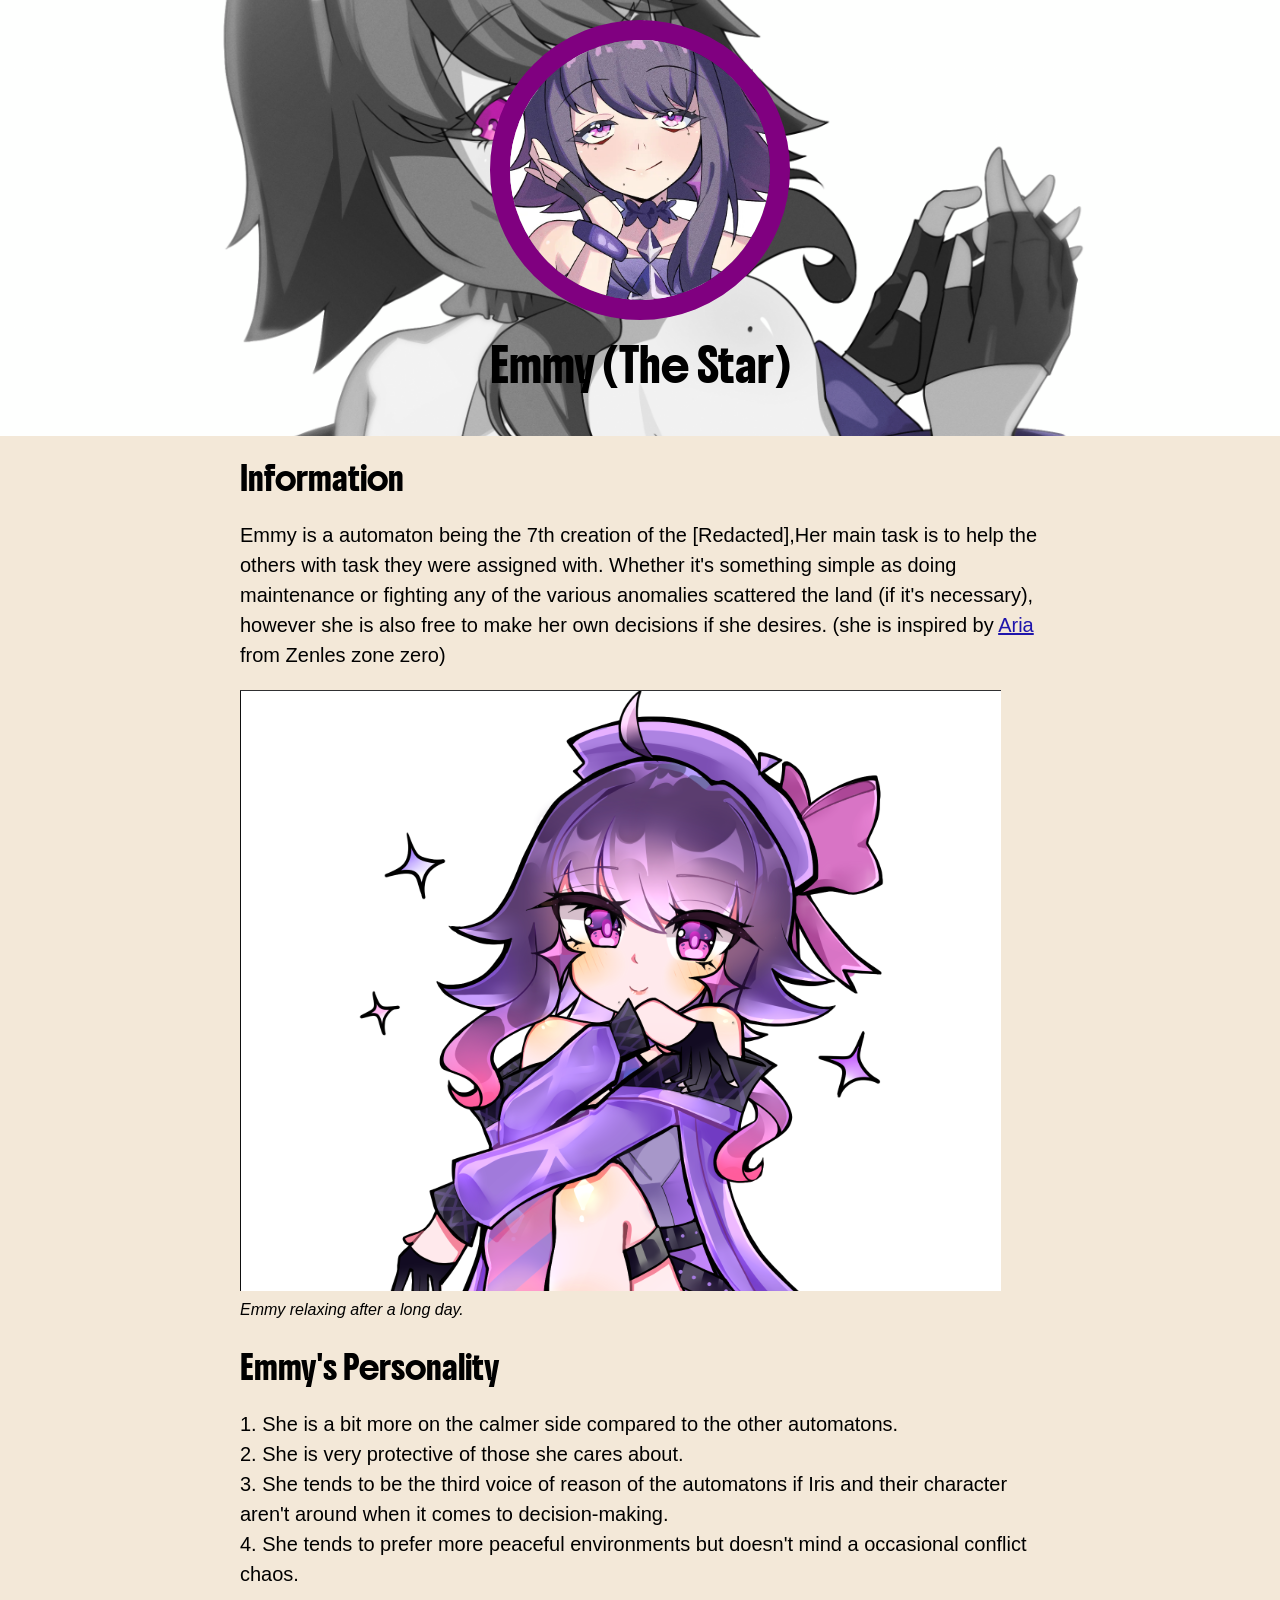
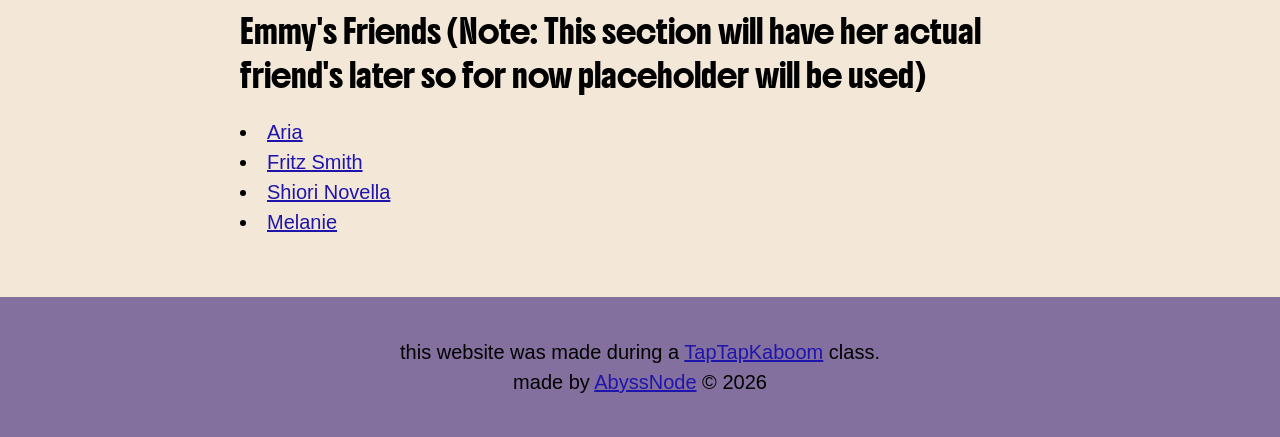
<file: index.html>
<!doctype html>
<html>
  <head>
    <meta charset="UTF-8" />
    <meta
      name="viewport"
      content="width=device-width,user-scalable=no, initial-scale=1.0"
    />
    <title>Emmy, The Star</title>
    <link rel="icon" href="./Emmy-Images/Profile.png" />
    <link rel="stylesheet" href="./css/style.css?v=3" />
  </head>
  <body>
    <!-- Header -->
    <header>
      <img src="./Emmy-Images/Emmy 4.jpg" alt='Emmy"s Profile picture' />
      <h1>Emmy (The Star)</h1>
    </header>

    <!-- Main element -->
    <main>
      <h2>Information</h2>
      <p>
        Emmy is a automaton being the 7th creation of the [Redacted],Her main
        task is to help the others with task they were assigned with. Whether
        it's something simple as doing maintenance or fighting any of the
        various anomalies scattered the land (if it's necessary), however she is
        also free to make her own decisions if she desires. (she is inspired by
        <a href="https://zenless-zone-zero.fandom.com/wiki/Aria" target="_blank"
          >Aria</a
        >
        from Zenles zone zero)
      </p>
      <img src="./Emmy-Images/Emmy2.png" alt="Emmy Information" />
      <p class="caption">Emmy relaxing after a long day.</p>
      <h2>Emmy's Personality</h2>
      <ol>
        <li>
          She is a bit more on the calmer side compared to the other automatons.
        </li>
        <li>She is very protective of those she cares about.</li>
        <li>
          She tends to be the third voice of reason of the automatons if Iris
          and their character aren't around when it comes to decision-making.
        </li>
        <li>
          She tends to prefer more peaceful environments but doesn't mind a
          occasional conflict chaos.
        </li>
      </ol>
      <h2>
        Emmy's Friends (Note: This section will have her actual friend's later
        so for now placeholder will be used)
      </h2>
      <ul>
        <li>
          <a href="./Aria.html">Aria</a>
        </li>
        <li>
          <a
            href="https://the-fnaf-fan-game.fandom.com/wiki/Fritz_Smith_(Five_Nights_at_Frickbear%27s)"
            target="_blank"
            >Fritz Smith</a
          >
        </li>
        <li>
          <a
            href="https://virtualyoutuber.fandom.com/wiki/Shiori_Novella"
            target="_blank"
            >Shiori Novella</a
          >
        </li>
        <li>
          <a href="https://regretevator.fandom.com/wiki/Melanie" target="_blank"
            >Melanie</a
          >
        </li>
      </ul>
    </main>
    <!-- Footer -->
    <footer>
      <div class="content">
        <p>
          this website was made during a
          <a href="https://taptapkaboom.com" target="_blank">TapTapKaboom</a>
          class. <br />
          made by
          <a href="https://github.com/1Abyss-Node1" target="_blank"
            >AbyssNode</a
          >
          &#169; 2026
        </p>
      </div>
    </footer>
  </body>
</html>
</file>
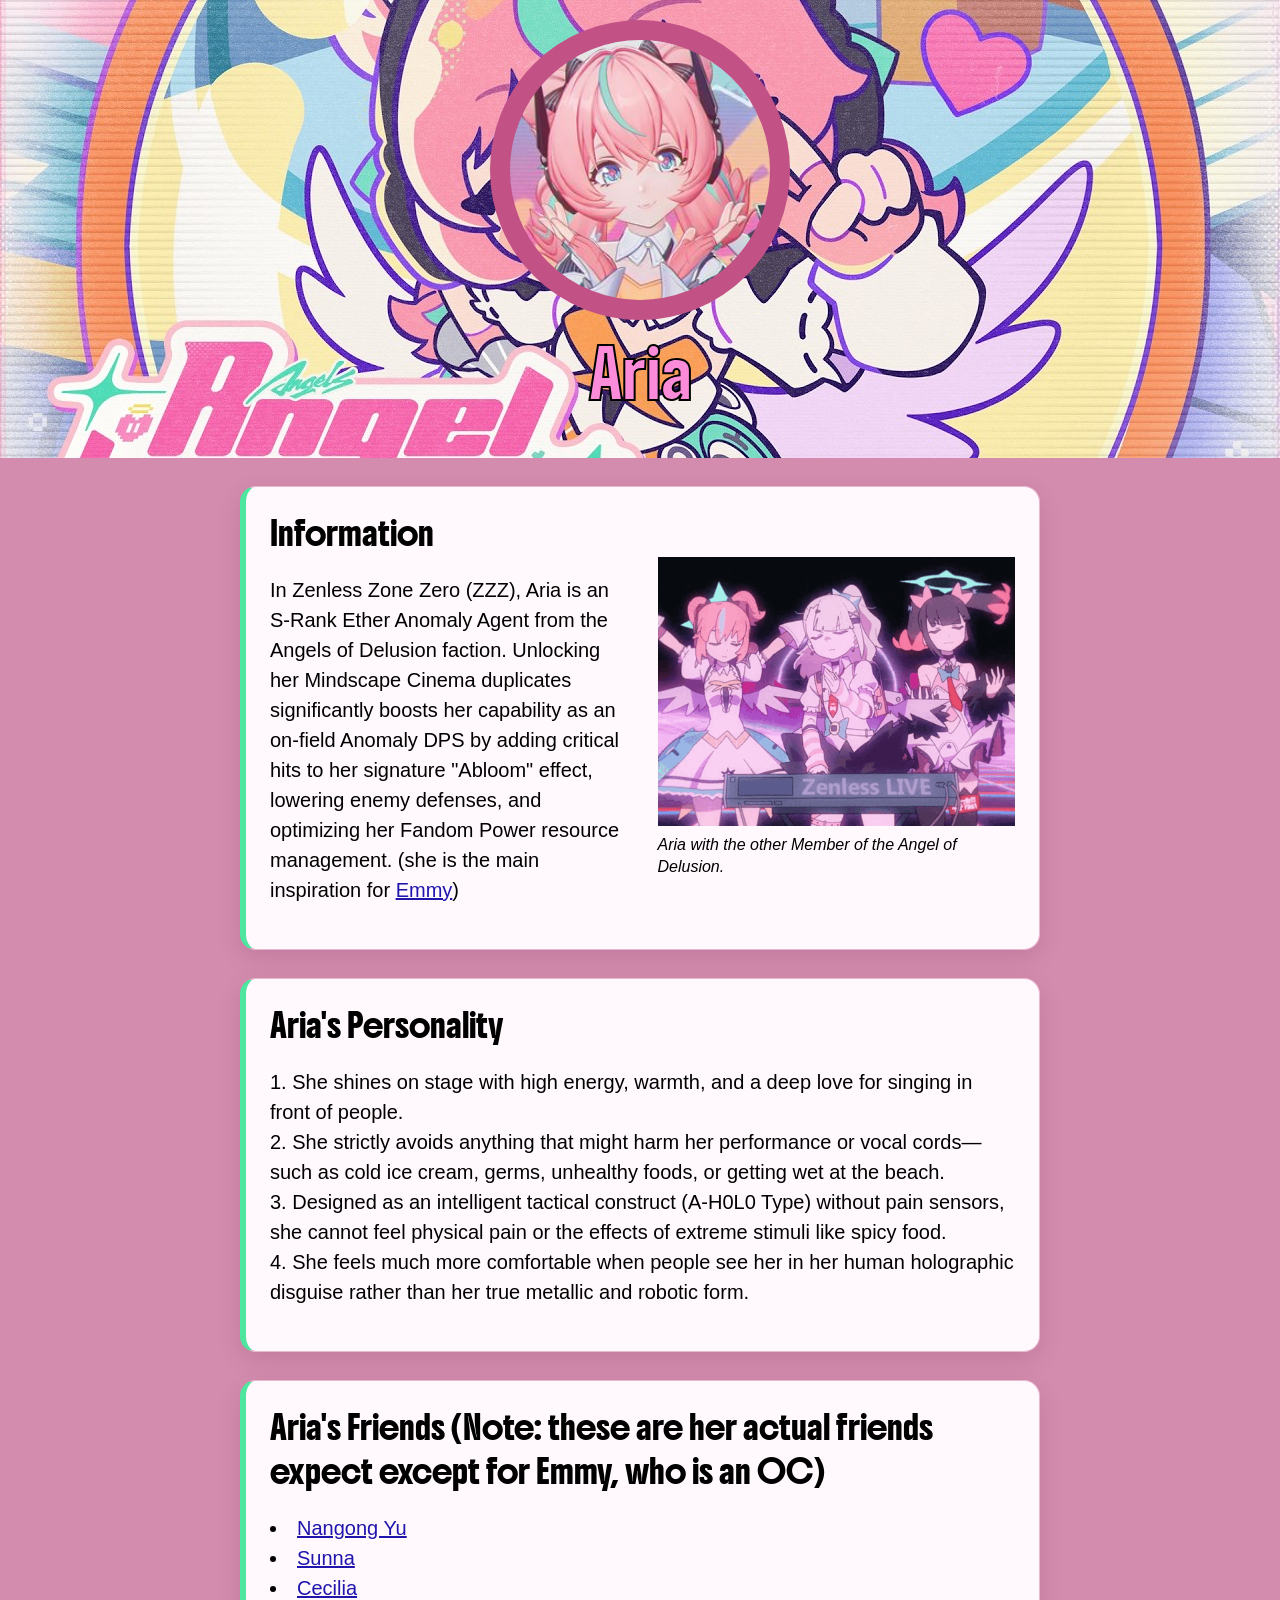
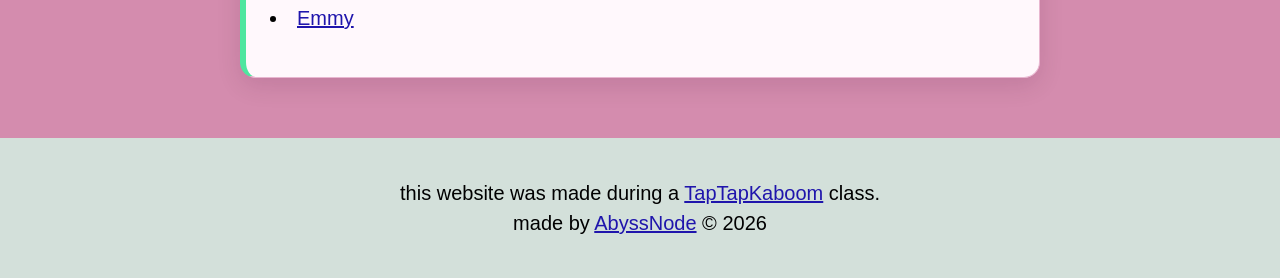
<file: Aria.html>
<!doctype html>
<html>
  <head>
    <meta charset="UTF-8" />
    <meta
      name="viewport"
      content="width=device-width,user-scalable=no, initial-scale=1.0"
    />
    <title>Aria</title>
    <link rel="icon" href="./Aria-Images/Aria-Icon.jpg" />
    <link rel="stylesheet" href="./css/style2.css?v=3" />
  </head>
  <body>
    <!-- Header -->
    <header>
      <div class="Pfp Aria"></div>
      <h1>Aria</h1>
    </header>

    <!-- Main element -->
    <main>
      <section class="Info-layout card">
        <div class="Info-Aria">
          <h2>Information</h2>
          <p>
            In Zenless Zone Zero (ZZZ), Aria is an S-Rank Ether Anomaly Agent
            from the Angels of Delusion faction. Unlocking her Mindscape Cinema
            duplicates significantly boosts her capability as an on-field
            Anomaly DPS by adding critical hits to her signature "Abloom"
            effect, lowering enemy defenses, and optimizing her Fandom Power
            resource management. (she is the main inspiration for
            <a href="https://1abyss-node1.github.io/Emmy/" target="_blank"
              >Emmy</a
            >)
          </p>
        </div>
        <figure class="Info-Gif">
          <img
            class="centered"
            src="./Aria-Images/AOD.gif"
            alt="Aria Information"
          />
          <figcaption>
            Aria with the other Member of the Angel of Delusion.
          </figcaption>
        </figure>
      </section>
      <section class="card">
      <h2>Aria's Personality</h2>
      <ol>
        <li>
          She shines on stage with high energy, warmth, and a deep love for
          singing in front of people.
        </li>
        <li>
          She strictly avoids anything that might harm her performance or vocal
          cords—such as cold ice cream, germs, unhealthy foods, or getting wet
          at the beach.
        </li>
        <li>
          Designed as an intelligent tactical construct (A-H0L0 Type) without
          pain sensors, she cannot feel physical pain or the effects of extreme
          stimuli like spicy food.
        </li>
        <li>
          She feels much more comfortable when people see her in her human
          holographic disguise rather than her true metallic and robotic form.
        </li>
      </ol>
      </section>

      <section class="card">
      <h2>
        Aria's Friends (Note: these are her actual friends expect except for
        Emmy, who is an OC)
      </h2>
      <ul>
        <li>
          <a
            href="https://zenless-zone-zero.fandom.com/wiki/Nangong_Yu"
            target="_blank"
            >Nangong Yu</a
          >
        </li>
        <li>
          <a
            href="https://zenless-zone-zero.fandom.com/wiki/Sunna"
            target="_blank"
            >Sunna</a
          >
        </li>
        <li>
          <a
            href="https://zenless-zone-zero.fandom.com/wiki/Cecilia"
            target="_blank"
            >Cecilia</a
          >
        </li>
        <li>
          <a href="https://1abyss-node1.github.io/Emmy/" target="_blank"
            >Emmy</a
          >
        </li>
      </ul>
      </section>
    </main>
    <!-- Footer -->
    <footer>
      <div class="content">
        <p>
          this website was made during a
          <a href="https://taptapkaboom.com" target="_blank">TapTapKaboom</a>
          class. <br />
          made by
          <a href="https://github.com/1Abyss-Node1" target="_blank"
            >AbyssNode</a
          >
          &#169; 2026
        </p>
      </div>
    </footer>
  </body>
</html>
</file>
<file: css/style.css>
@import url("https://fonts.googleapis.com/css2?family=Boldonse&display=swap");

body {
  background-color: rgb(243, 232, 216);
  font-family: "Franklin Gothic Medium", "Arial Narrow", Arial, sans-serif;
}
html,
body {
  margin: 0;
  padding: 0;
}
p,
ol,
ul {
  line-height: 30px;
  font-size: 20px;
}

ul,
ol {
  list-style-position: inside;
  padding: 0px;
}
a {
  color: #1f15ac;
}

a:hover {
  color: #1e6e2950;
}
a:active {
  color: #2faa63;
}
a:visited {
  color: #ac1515;
}
p.caption {
  font-size: 16px;
  font-style: oblique;
  margin: 0px;
}
header {
  text-align: center;
  background-color: #4a61c5;
  padding: 20px;
  background-image: url("../Emmy-Images/Emmy-background-2.png");
  background-repeat: no-repeat;
  background-size: cover;
  background-position: center;
}

header img {
  width: min(300px, 100%);
  height: auto;
  aspect-ratio: 1;
  object-fit: cover;
  border: 20px solid purple;
  border-radius: 50%;
  box-sizing: border-box;
}

@media (max-width: 600px) {
  h1 {
    font-size: 50px;
  }

  h2 {
    font-size: 40px;
  }
}

h1 {
  font-family: "Boldonse", system-ui;
  font-weight: 400;
  font-style: normal;
  margin: 10px 0 20px 0;
}

h2 {
  font-family: "Boldonse", system-ui;
  font-weight: 400;
  font-style: normal;
  margin: 20px 0px;
  font-size: 23px;
}

main {
  max-width: 800px;
  margin: 0 auto;
  padding: 0 30px;
}

main img {
  max-width: 100%;
}
/* Footer */
footer {
  background-color: #84709e;
  padding: 20px;
  text-align: center;
  margin-top: 60px;
}

footer .content {
  max-width: 800px;
  margin: 0 auto;
}

footer .content a:hover {
  color: #1e6e2950;
}
footer .content a:active {
  color: #2faa63;
}
footer .content a:visited {
  color: #ac1515;
}

@media (max-width: 600px) {
  footer p {
    font-size: 16px;
  }
}
</file>
<file: css/style2.css>
@import url("https://fonts.googleapis.com/css2?family=Boldonse&display=swap");

body {
  background-color: rgb(212, 140, 174);
  font-family: "Franklin Gothic Medium", "Arial Narrow", Arial, sans-serif;
}
html,
body {
  margin: 0;
  padding: 0;
}
p,
ol,
ul {
  line-height: 30px;
  font-size: 20px;
}

ul,
ol {
  list-style-position: inside;
  padding: 0px;
}
a {
  color: #1f15ac;
}

a:hover {
  color: #1e6e2950;
}
a:active {
  color: #2faa63;
}
a:visited {
  color: #ac1515;
}
p.caption {
  font-size: 16px;
  font-style: oblique;
  margin: 0px;
}
header {
  text-align: center;
  background-color: #360526;
  padding: 20px;
  background-image: url("../Aria-Images/Aria-Banner.jpg");
  background-repeat: no-repeat;
  background-size: cover;
  background-position: center;
  color: rgb(252, 140, 218);
  font-size: 23px;
}

header h1 {
  -webkit-text-stroke: 2px black;
}

header img {
  width: min(300px, 100%);
  height: auto;
  aspect-ratio: 1;
  object-fit: cover;
  border: 20px solid rgb(235, 167, 235);
  border-radius: 50%;
  box-sizing: border-box;
}

header .Pfp.Aria {
  background-image: url("../Aria-Images/Aria-Pfp.jpg");
  background-size: cover;
  background-position: 0px 0px;
  border: 20px solid rgb(194, 82, 134);
  border-radius: 50%;
  width: min(300px, 100%);
  aspect-ratio: 1;
  box-sizing: border-box;
  margin: 0 auto;
}

@media (max-width: 600px) {
  h1 {
    font-size: 50px;
  }

  h2 {
    font-size: 35px;
  }
}

h1 {
  font-family: "Boldonse", system-ui;
  font-weight: 400;
  font-style: normal;
  margin: 10px 0 20px 0;
}

h2 {
  font-family: "Boldonse", system-ui;
  font-weight: 400;
  font-style: normal;
  margin: 20px 0px;
  font-size: 23px;
}

main {
  max-width: 800px;
  margin: 0 auto;
  padding: 0 30px;
}

main img {
  max-width: 100%;
}
/* Footer */
footer {
  background-color: #d3e0da;
  padding: 20px;
  text-align: center;
  margin-top: 60px;
}

footer .content {
  max-width: 800px;
  margin: 0 auto;
}

footer .content a:hover {
  color: #1e6e2950;
}
footer .content a:active {
  color: #2faa63;
}
footer .content a:visited {
  color: #ac1515;
}

@media (max-width: 600px) {
  footer p {
    font-size: 16px;
  }
}

.centered {
  display: block;
  margin: 0 auto;
}

.Info-layout {
  display: flex;
  align-items: center;
  gap: 30px;
}

.Info-Aria,
.Info-Gif {
  flex: 1;
  min-width: 0px;
}

.Info-Gif {
  margin: 0;
}

.Info-Gif img {
  display: block;
  width: 100%;
  height: auto;
}

.Info-Gif figcaption {
  font-size: 16px;
  font-style: oblique;
  line-height: 1.4;
  margin-top: 8px;
}

@media (max-width: 600px) {
  .Info-layout {
    flex-direction: column;
    align-items: stretch;
  }
}

.card {
  margin: 28px 0;
  padding: 24px;
  background: #fff8fc;
  border: 1px solid #e8b7d0;
  border-left: 6px solid #4ee69f;
  border-radius: 16px;
  box-shadow: 0 8px 24px rgb(54 5 38 / 12%);
}

.card h2 {
  margin-top: 0;
}
</file>
